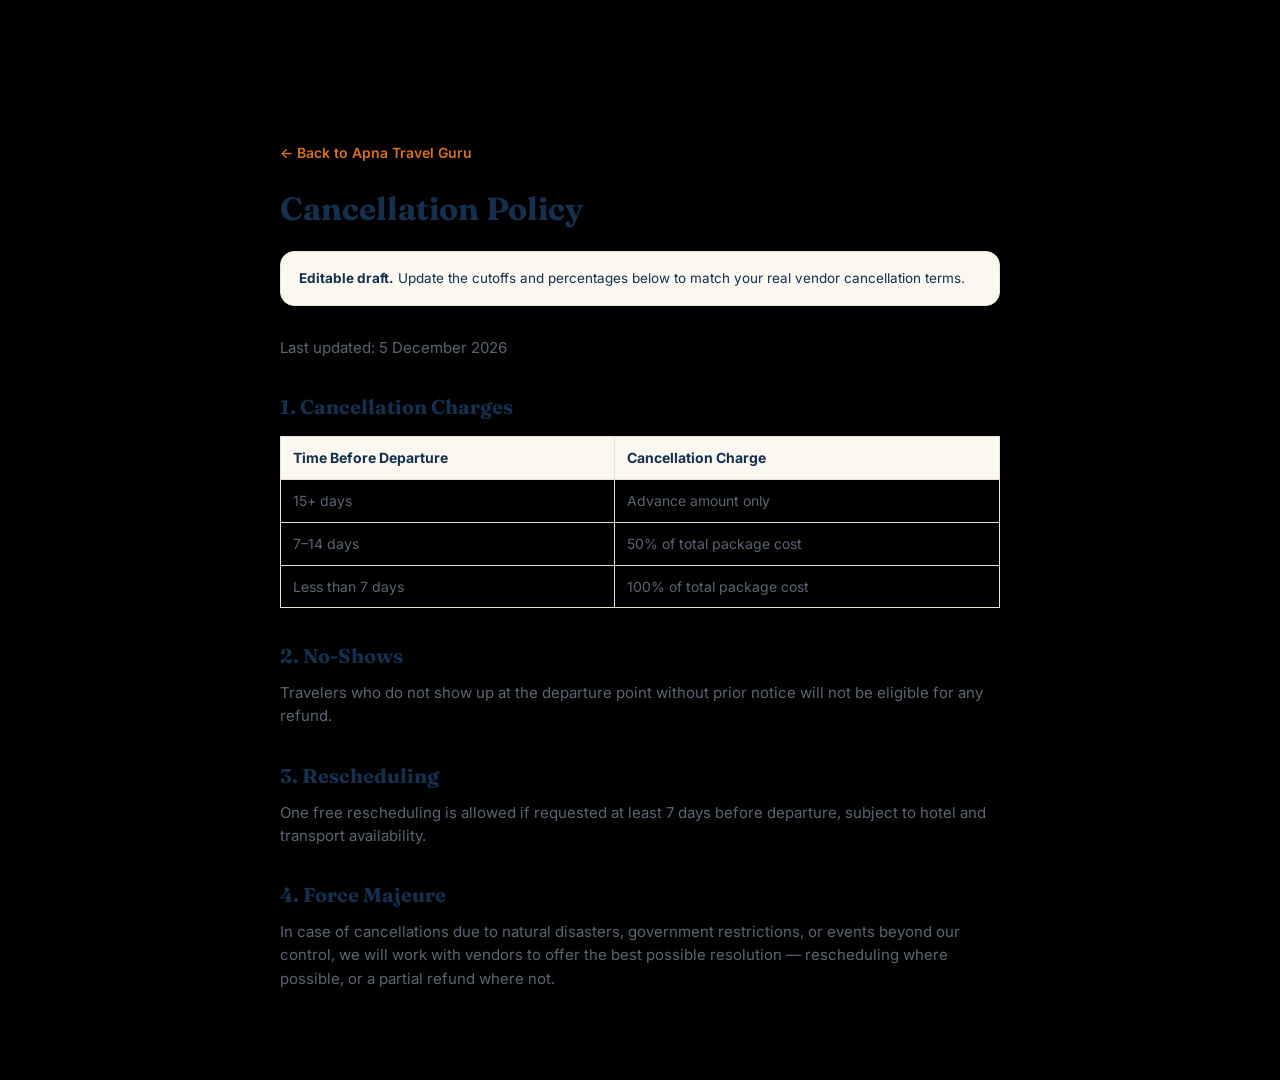
<file: cancellation-policy.html>
<!DOCTYPE html>
<html lang="en">
<head>
<meta charset="UTF-8" />
<meta name="viewport" content="width=device-width, initial-scale=1.0" />
<title>Cancellation Policy — Apna Travel Guru</title>
<meta name="robots" content="index, follow" />
<link rel="preconnect" href="https://fonts.googleapis.com">
<link href="https://fonts.googleapis.com/css2?family=Fraunces:opsz,wght@9..144,600&family=Inter:wght@400;500;600;700&display=swap" rel="stylesheet">
<link rel="stylesheet" href="css/styles.css" />
<style>
  .legal-wrap { max-width: 760px; margin: 0 auto; padding: 140px 20px 80px; }
  .legal-wrap h1 { font-family: var(--font-display); color: var(--color-navy); font-size: 32px; margin-bottom: 18px; }
  .legal-wrap h2 { font-family: var(--font-display); color: var(--color-navy); font-size: 20px; margin: 32px 0 10px; }
  .legal-wrap p, .legal-wrap li { color: var(--color-slate); font-size: 15px; margin-bottom: 10px; }
  .legal-wrap ul { padding-left: 20px; list-style: disc; }
  .legal-note { background: var(--color-surface); border: 1px solid var(--color-line); border-radius: var(--radius-md); padding: 16px 18px; font-size: 13.5px; color: var(--color-navy); margin-bottom: 30px; }
  .back-link { display: inline-block; margin-bottom: 20px; font-size: 14px; font-weight: 600; color: var(--color-marigold); }
  table { width: 100%; border-collapse: collapse; margin: 14px 0 22px; font-size: 14px; }
  th, td { text-align: left; padding: 10px 12px; border: 1px solid var(--color-line); color: var(--color-slate); }
  th { background: var(--color-surface); color: var(--color-navy); }
</style>
</head>
<body>
<div class="legal-wrap">
  <a href="index.html" class="back-link">← Back to Apna Travel Guru</a>
  <h1>Cancellation Policy</h1>
  <div class="legal-note">
    <strong>Editable draft.</strong> Update the cutoffs and percentages below to match your real vendor cancellation terms.
  </div>

  <p>Last updated: <span id="dateStamp"></span></p>

  <h2>1. Cancellation Charges</h2>
  <table>
    <tr><th>Time Before Departure</th><th>Cancellation Charge</th></tr>
    <tr><td>15+ days</td><td>Advance amount only</td></tr>
    <tr><td>7–14 days</td><td>50% of total package cost</td></tr>
    <tr><td>Less than 7 days</td><td>100% of total package cost</td></tr>
  </table>

  <h2>2. No-Shows</h2>
  <p>Travelers who do not show up at the departure point without prior notice will not be eligible for any refund.</p>

  <h2>3. Rescheduling</h2>
  <p>One free rescheduling is allowed if requested at least 7 days before departure, subject to hotel and transport availability.</p>

  <h2>4. Force Majeure</h2>
  <p>In case of cancellations due to natural disasters, government restrictions, or events beyond our control, we will work with vendors to offer the best possible resolution — rescheduling where possible, or a partial refund where not.</p>
</div>
<script src="js/data.js"></script>
<script>
  document.getElementById("dateStamp").textContent = new Date().toLocaleDateString("en-IN", { year: "numeric", month: "long", day: "numeric" });
</script>
</body>
</html>
</file>
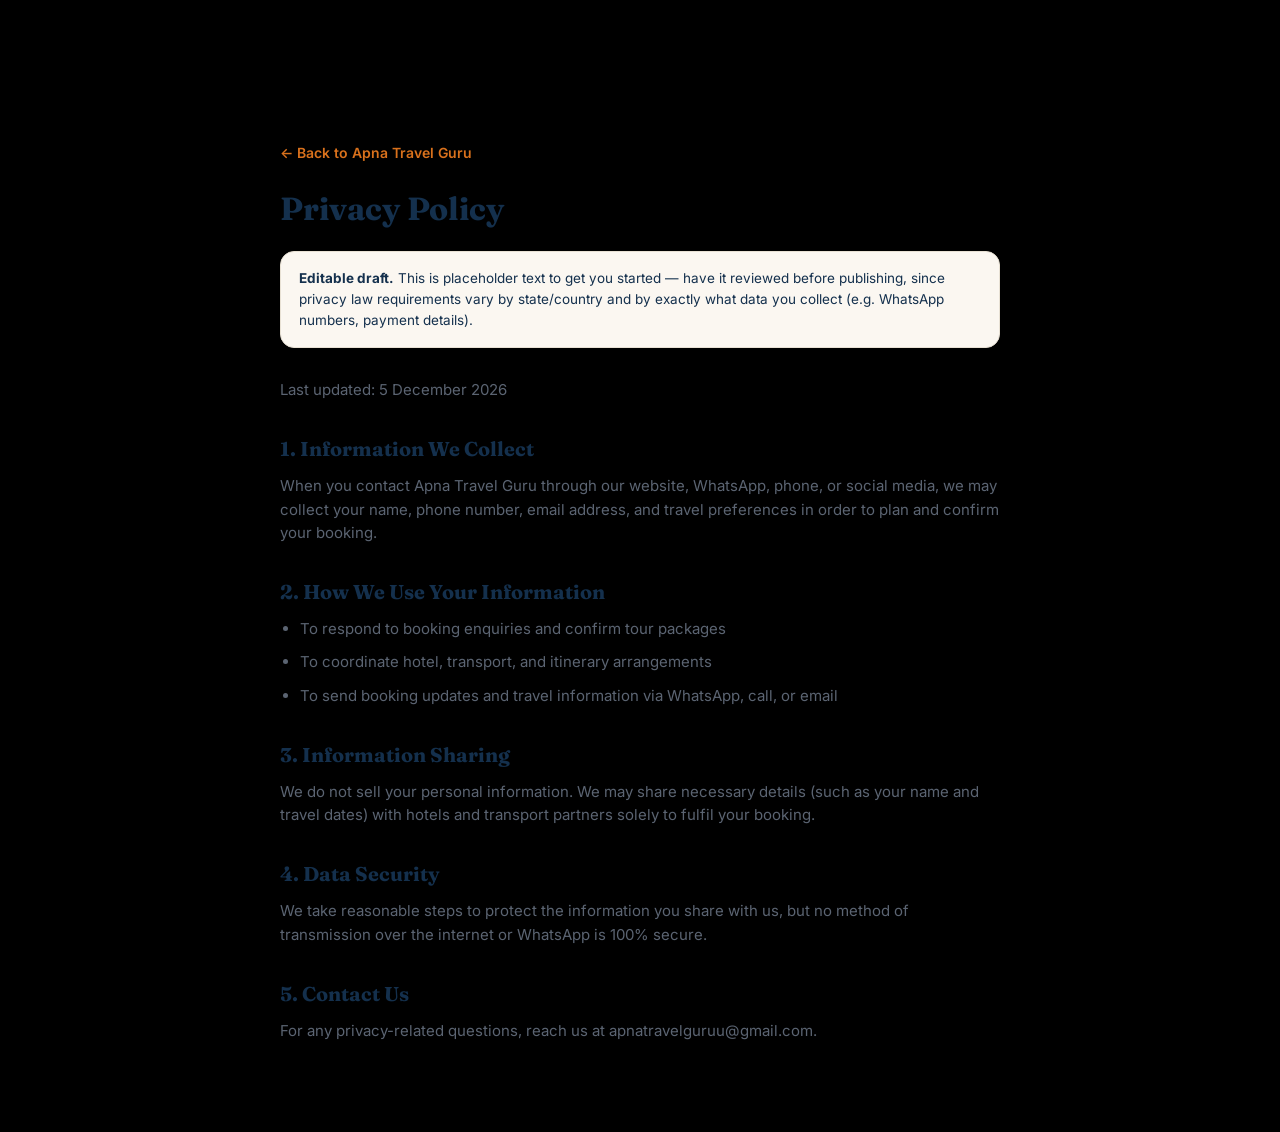
<file: privacy-policy.html>
<!DOCTYPE html>
<html lang="en">
<head>
<meta charset="UTF-8" />
<meta name="viewport" content="width=device-width, initial-scale=1.0" />
<title>Privacy Policy — Apna Travel Guru</title>
<meta name="robots" content="index, follow" />
<link rel="preconnect" href="https://fonts.googleapis.com">
<link href="https://fonts.googleapis.com/css2?family=Fraunces:opsz,wght@9..144,600&family=Inter:wght@400;500;600;700&display=swap" rel="stylesheet">
<link rel="stylesheet" href="css/styles.css" />
<style>
  .legal-wrap { max-width: 760px; margin: 0 auto; padding: 140px 20px 80px; }
  .legal-wrap h1 { font-family: var(--font-display); color: var(--color-navy); font-size: 32px; margin-bottom: 18px; }
  .legal-wrap h2 { font-family: var(--font-display); color: var(--color-navy); font-size: 20px; margin: 32px 0 10px; }
  .legal-wrap p, .legal-wrap li { color: var(--color-slate); font-size: 15px; margin-bottom: 10px; }
  .legal-wrap ul { padding-left: 20px; list-style: disc; }
  .legal-note { background: var(--color-surface); border: 1px solid var(--color-line); border-radius: var(--radius-md); padding: 16px 18px; font-size: 13.5px; color: var(--color-navy); margin-bottom: 30px; }
  .back-link { display: inline-block; margin-bottom: 20px; font-size: 14px; font-weight: 600; color: var(--color-marigold); }
</style>
</head>
<body>
<div class="legal-wrap">
  <a href="index.html" class="back-link">← Back to Apna Travel Guru</a>
  <h1>Privacy Policy</h1>
  <div class="legal-note">
    <strong>Editable draft.</strong> This is placeholder text to get you started — have it reviewed before publishing, since privacy law requirements vary by state/country and by exactly what data you collect (e.g. WhatsApp numbers, payment details).
  </div>

  <p>Last updated: <span id="dateStamp"></span></p>

  <h2>1. Information We Collect</h2>
  <p>When you contact Apna Travel Guru through our website, WhatsApp, phone, or social media, we may collect your name, phone number, email address, and travel preferences in order to plan and confirm your booking.</p>

  <h2>2. How We Use Your Information</h2>
  <ul>
    <li>To respond to booking enquiries and confirm tour packages</li>
    <li>To coordinate hotel, transport, and itinerary arrangements</li>
    <li>To send booking updates and travel information via WhatsApp, call, or email</li>
  </ul>

  <h2>3. Information Sharing</h2>
  <p>We do not sell your personal information. We may share necessary details (such as your name and travel dates) with hotels and transport partners solely to fulfil your booking.</p>

  <h2>4. Data Security</h2>
  <p>We take reasonable steps to protect the information you share with us, but no method of transmission over the internet or WhatsApp is 100% secure.</p>

  <h2>5. Contact Us</h2>
  <p>For any privacy-related questions, reach us at <span id="emailStamp"></span>.</p>
</div>
<script src="js/data.js"></script>
<script>
  document.getElementById("dateStamp").textContent = new Date().toLocaleDateString("en-IN", { year: "numeric", month: "long", day: "numeric" });
  document.getElementById("emailStamp").textContent = SITE_CONFIG.email;
</script>
</body>
</html>
</file>
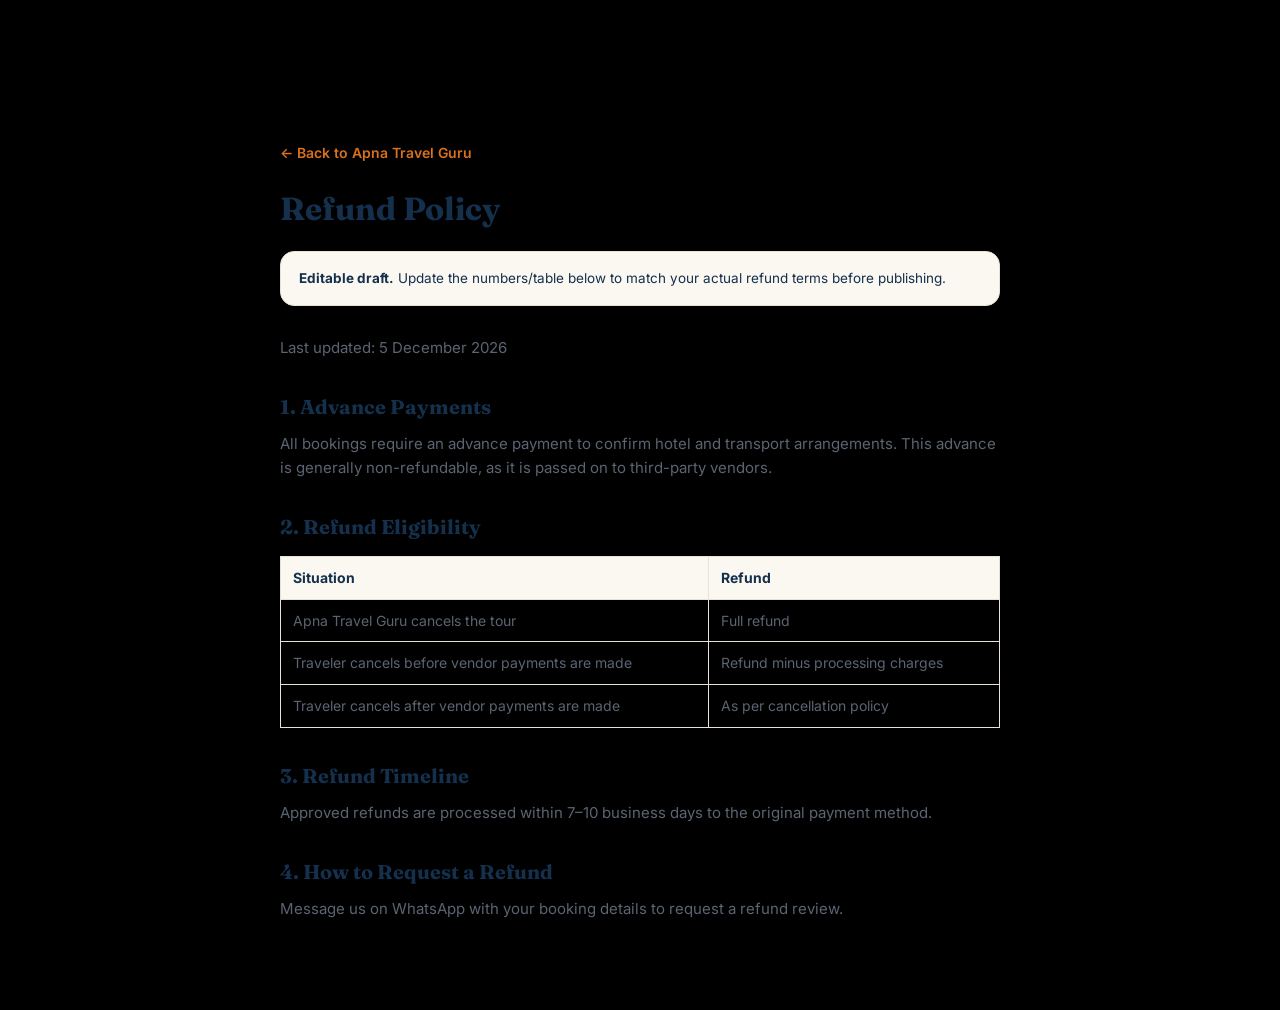
<file: refund-policy.html>
<!DOCTYPE html>
<html lang="en">
<head>
<meta charset="UTF-8" />
<meta name="viewport" content="width=device-width, initial-scale=1.0" />
<title>Refund Policy — Apna Travel Guru</title>
<meta name="robots" content="index, follow" />
<link rel="preconnect" href="https://fonts.googleapis.com">
<link href="https://fonts.googleapis.com/css2?family=Fraunces:opsz,wght@9..144,600&family=Inter:wght@400;500;600;700&display=swap" rel="stylesheet">
<link rel="stylesheet" href="css/styles.css" />
<style>
  .legal-wrap { max-width: 760px; margin: 0 auto; padding: 140px 20px 80px; }
  .legal-wrap h1 { font-family: var(--font-display); color: var(--color-navy); font-size: 32px; margin-bottom: 18px; }
  .legal-wrap h2 { font-family: var(--font-display); color: var(--color-navy); font-size: 20px; margin: 32px 0 10px; }
  .legal-wrap p, .legal-wrap li { color: var(--color-slate); font-size: 15px; margin-bottom: 10px; }
  .legal-wrap ul { padding-left: 20px; list-style: disc; }
  .legal-note { background: var(--color-surface); border: 1px solid var(--color-line); border-radius: var(--radius-md); padding: 16px 18px; font-size: 13.5px; color: var(--color-navy); margin-bottom: 30px; }
  .back-link { display: inline-block; margin-bottom: 20px; font-size: 14px; font-weight: 600; color: var(--color-marigold); }
  table { width: 100%; border-collapse: collapse; margin: 14px 0 22px; font-size: 14px; }
  th, td { text-align: left; padding: 10px 12px; border: 1px solid var(--color-line); color: var(--color-slate); }
  th { background: var(--color-surface); color: var(--color-navy); }
</style>
</head>
<body>
<div class="legal-wrap">
  <a href="index.html" class="back-link">← Back to Apna Travel Guru</a>
  <h1>Refund Policy</h1>
  <div class="legal-note">
    <strong>Editable draft.</strong> Update the numbers/table below to match your actual refund terms before publishing.
  </div>

  <p>Last updated: <span id="dateStamp"></span></p>

  <h2>1. Advance Payments</h2>
  <p>All bookings require an advance payment to confirm hotel and transport arrangements. This advance is generally non-refundable, as it is passed on to third-party vendors.</p>

  <h2>2. Refund Eligibility</h2>
  <table>
    <tr><th>Situation</th><th>Refund</th></tr>
    <tr><td>Apna Travel Guru cancels the tour</td><td>Full refund</td></tr>
    <tr><td>Traveler cancels before vendor payments are made</td><td>Refund minus processing charges</td></tr>
    <tr><td>Traveler cancels after vendor payments are made</td><td>As per cancellation policy</td></tr>
  </table>

  <h2>3. Refund Timeline</h2>
  <p>Approved refunds are processed within 7–10 business days to the original payment method.</p>

  <h2>4. How to Request a Refund</h2>
  <p>Message us on WhatsApp with your booking details to request a refund review.</p>
</div>
<script src="js/data.js"></script>
<script>
  document.getElementById("dateStamp").textContent = new Date().toLocaleDateString("en-IN", { year: "numeric", month: "long", day: "numeric" });
</script>
</body>
</html>
</file>
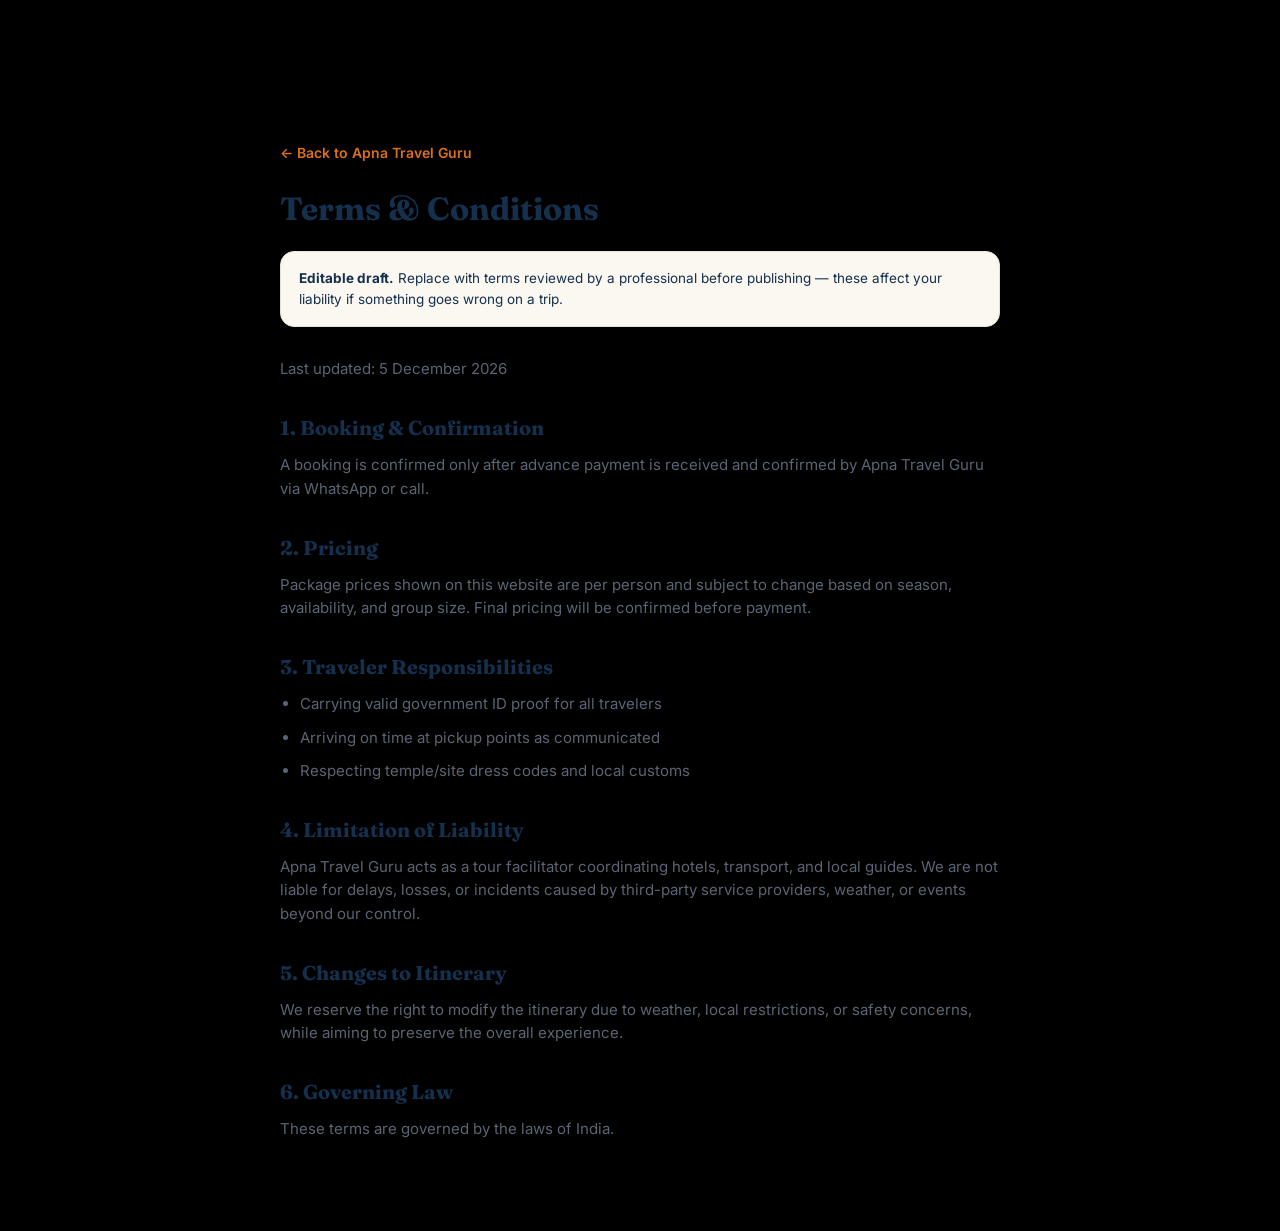
<file: terms-and-conditions.html>
<!DOCTYPE html>
<html lang="en">
<head>
<meta charset="UTF-8" />
<meta name="viewport" content="width=device-width, initial-scale=1.0" />
<title>Terms & Conditions — Apna Travel Guru</title>
<meta name="robots" content="index, follow" />
<link rel="preconnect" href="https://fonts.googleapis.com">
<link href="https://fonts.googleapis.com/css2?family=Fraunces:opsz,wght@9..144,600&family=Inter:wght@400;500;600;700&display=swap" rel="stylesheet">
<link rel="stylesheet" href="css/styles.css" />
<style>
  .legal-wrap { max-width: 760px; margin: 0 auto; padding: 140px 20px 80px; }
  .legal-wrap h1 { font-family: var(--font-display); color: var(--color-navy); font-size: 32px; margin-bottom: 18px; }
  .legal-wrap h2 { font-family: var(--font-display); color: var(--color-navy); font-size: 20px; margin: 32px 0 10px; }
  .legal-wrap p, .legal-wrap li { color: var(--color-slate); font-size: 15px; margin-bottom: 10px; }
  .legal-wrap ul { padding-left: 20px; list-style: disc; }
  .legal-note { background: var(--color-surface); border: 1px solid var(--color-line); border-radius: var(--radius-md); padding: 16px 18px; font-size: 13.5px; color: var(--color-navy); margin-bottom: 30px; }
  .back-link { display: inline-block; margin-bottom: 20px; font-size: 14px; font-weight: 600; color: var(--color-marigold); }
</style>
</head>
<body>
<div class="legal-wrap">
  <a href="index.html" class="back-link">← Back to Apna Travel Guru</a>
  <h1>Terms & Conditions</h1>
  <div class="legal-note">
    <strong>Editable draft.</strong> Replace with terms reviewed by a professional before publishing — these affect your liability if something goes wrong on a trip.
  </div>

  <p>Last updated: <span id="dateStamp"></span></p>

  <h2>1. Booking & Confirmation</h2>
  <p>A booking is confirmed only after advance payment is received and confirmed by Apna Travel Guru via WhatsApp or call.</p>

  <h2>2. Pricing</h2>
  <p>Package prices shown on this website are per person and subject to change based on season, availability, and group size. Final pricing will be confirmed before payment.</p>

  <h2>3. Traveler Responsibilities</h2>
  <ul>
    <li>Carrying valid government ID proof for all travelers</li>
    <li>Arriving on time at pickup points as communicated</li>
    <li>Respecting temple/site dress codes and local customs</li>
  </ul>

  <h2>4. Limitation of Liability</h2>
  <p>Apna Travel Guru acts as a tour facilitator coordinating hotels, transport, and local guides. We are not liable for delays, losses, or incidents caused by third-party service providers, weather, or events beyond our control.</p>

  <h2>5. Changes to Itinerary</h2>
  <p>We reserve the right to modify the itinerary due to weather, local restrictions, or safety concerns, while aiming to preserve the overall experience.</p>

  <h2>6. Governing Law</h2>
  <p>These terms are governed by the laws of India.</p>
</div>
<script src="js/data.js"></script>
<script>
  document.getElementById("dateStamp").textContent = new Date().toLocaleDateString("en-IN", { year: "numeric", month: "long", day: "numeric" });
</script>
</body>
</html>
</file>
<file: css/styles.css>
/* =====================================================================
   APNA TRAVEL GURU — STYLES
   Design tokens live at the top. Change a value here and it updates
   everywhere it's used.
   ===================================================================== */

:root {
  /* ---- Color: warm ivory ground, deep dusk-blue for trust, marigold
     orange for the spiritual/festival thread running through every
     package. WhatsApp green kept as-is since it's a recognized utility
     color, not a brand choice. ---- */
  --color-bg: #ffffff;
  --color-surface: #fbf7f1;      /* warm ivory card background */
  --color-surface-alt: #f4ede0;  /* deeper ivory for contrast blocks */
  --color-navy: #14304d;         /* primary — trust, dusk sky */
  --color-navy-dark: #0c2036;
  --color-marigold: #d9711c;     /* accent — garlands, festival warmth */
  --color-marigold-light: #f2a65a;
  --color-ink: #22262b;          /* body text */
  --color-slate: #5b6472;        /* secondary text */
  --color-line: #e8e1d4;         /* hairline borders on ivory */
  --color-whatsapp: #25d366;
  --color-star: #e0a52c;

  /* ---- Type ---- */
  --font-display: "Fraunces", "Georgia", serif;
  --font-body: "Inter", -apple-system, BlinkMacSystemFont, sans-serif;

  /* ---- Layout ---- */
  --radius-lg: 20px;
  --radius-md: 14px;
  --radius-sm: 9px;
  --shadow-card: 0 4px 20px rgba(20, 48, 77, 0.08);
  --shadow-card-hover: 0 10px 32px rgba(20, 48, 77, 0.14);
  --container: 1160px;
  --header-h: 72px;
}

/* ---------------------------------------------------------------------
   RESET & BASE
   --------------------------------------------------------------------- */
* { margin: 0; padding: 0; box-sizing: border-box; }

html { scroll-behavior: smooth; }

@media (prefers-reduced-motion: reduce) {
  html { scroll-behavior: auto; }
  * { animation-duration: 0.01ms !important; transition-duration: 0.01ms !important; }
}

body {
  font-family: var(--font-body);
  color: var(--color-ink);
  background: var(--color-bg);
  line-height: 1.55;
  -webkit-font-smoothing: antialiased;
}

img { max-width: 100%; display: block; }
a { color: inherit; text-decoration: none; }
ul { list-style: none; }
button { font: inherit; cursor: pointer; border: none; background: none; }

:focus-visible {
  outline: 2.5px solid var(--color-marigold);
  outline-offset: 3px;
}

.container {
  max-width: var(--container);
  margin: 0 auto;
  padding: 0 20px;
}

.section {
  padding: 72px 0;
}

.section--tight { padding: 48px 0; }

.section--alt {
  background: var(--color-surface);
}

.eyebrow {
  font-family: var(--font-body);
  font-size: 12.5px;
  font-weight: 700;
  letter-spacing: 0.14em;
  text-transform: uppercase;
  color: var(--color-marigold);
  display: block;
  margin-bottom: 10px;
}

.section-heading {
  font-family: var(--font-display);
  font-weight: 600;
  font-size: clamp(28px, 4.5vw, 40px);
  color: var(--color-navy);
  letter-spacing: -0.01em;
  margin-bottom: 14px;
}

.section-sub {
  color: var(--color-slate);
  font-size: 16.5px;
  max-width: 560px;
  margin-bottom: 40px;
}

.section-head--center { text-align: center; }
.section-head--center .section-sub { margin-left: auto; margin-right: auto; }

/* ---------------------------------------------------------------------
   SIGNATURE DIVIDER — a garland motif: a slim rule strung with
   alternating marigold / navy "beads", echoing the temple garlands
   that run through every package on this site.
   --------------------------------------------------------------------- */
.garland-divider {
  display: flex;
  align-items: center;
  justify-content: center;
  gap: 10px;
  padding: 6px 0;
}
.garland-divider span {
  width: 6px;
  height: 6px;
  border-radius: 50%;
  background: var(--color-marigold);
}
.garland-divider span:nth-child(3n) { background: var(--color-navy); }
.garland-divider::before,
.garland-divider::after {
  content: "";
  height: 1px;
  width: 60px;
  background: var(--color-line);
}

/* ---------------------------------------------------------------------
   BUTTONS
   --------------------------------------------------------------------- */
.btn {
  display: inline-flex;
  align-items: center;
  justify-content: center;
  gap: 8px;
  padding: 13px 26px;
  border-radius: 999px;
  font-weight: 600;
  font-size: 15px;
  transition: transform 0.15s ease, box-shadow 0.15s ease, background 0.15s ease;
  white-space: nowrap;
}
.btn:active { transform: scale(0.97); }

.btn--primary {
  background: var(--color-marigold);
  color: #fff;
  box-shadow: 0 6px 18px rgba(217, 113, 28, 0.32);
}
.btn--primary:hover { background: #c4630f; }

.btn--outline {
  background: transparent;
  color: #fff;
  border: 1.5px solid rgba(255,255,255,0.7);
}
.btn--outline:hover { background: rgba(255,255,255,0.12); }

.btn--navy {
  background: var(--color-navy);
  color: #fff;
}
.btn--navy:hover { background: var(--color-navy-dark); }

.btn--whatsapp {
  background: var(--color-whatsapp);
  color: #fff;
}
.btn--whatsapp:hover { background: #1fb457; }

.btn--full { width: 100%; }
.btn--sm { padding: 10px 18px; font-size: 13.5px; }

/* ---------------------------------------------------------------------
   HEADER
   --------------------------------------------------------------------- */
.site-header {
  position: fixed;
  top: 0; left: 0; right: 0;
  height: var(--header-h);
  z-index: 200;
  background: rgba(255,255,255,0.92);
  backdrop-filter: blur(10px);
  border-bottom: 1px solid var(--color-line);
  transition: background 0.2s ease;

      .review-actions { display: flex; gap: 8px; margin-top: 12px; }
   .review-actions button {
     padding: 6px 14px;
     border-radius: 8px;
     border: 1px solid #FFC400;
     background: transparent;
     color: #FFC400;
     font-size: 13px;
     cursor: pointer;
   }
   .review-actions button.danger { border-color: #ff6b6b; color: #ff6b6b; }
}

.site-header .container {
  height: 100%;
  display: flex;
  align-items: center;
  justify-content: space-between;
}

.brand {
  display: flex;
  align-items: center;
  gap: 10px;
  font-family: var(--font-display);
  font-weight: 600;
  font-size: 19px;
  color: var(--color-navy);
}
.brand-mark {
  height: 40px;       /* Logo ki height fix */
  width: auto;        /* Width automatically adjust */
  display: inline-block;
}
.brand-mark img {
  height: 100%;
  width: auto;
  display: block;
}

.brand-logo {
  height: 40px;       /* Desktop par logo ki height */
  width: auto;        /* Width automatically adjust ho jaayegi */
  vertical-align: middle;
  margin-right: 8px;
}

@media (max-width: 768px) {
  .brand-logo {
    height: 28px;     /* Mobile par chhota size */
  }
}

.nav-desktop {
  display: none;
  gap: 32px;
  font-size: 14.5px;
  font-weight: 500;
  color: var(--color-ink);
}

.header-actions { display: flex; align-items: center; gap: 10px; }

@media (min-width: 860px) {
  .nav-desktop { display: flex; }
}

/* ---------------------------------------------------------------------
   HERO
   --------------------------------------------------------------------- */
.hero {
  position: relative;
  min-height: 640px;
  display: flex;
  align-items: flex-end;
  padding-top: var(--header-h);
  overflow: hidden;
  background-image: url("../images/hero/hero-background.jpg");
  background-size: cover;
  background-position: center;
  background-repeat: no-repeat;
}

@media (max-width: 768px) {
  .hero {
    background-position: top;
    height: 70vh;
  }
}

.hero-media {
  position: absolute;
  inset: 0;
}
.hero-media img {
  width: 100%;
  height: 100%;
  object-fit: cover;
  opacity: 0.55;
  mix-blend-mode: luminosity;
}
.hero-media::after {
  content: "";
  position: absolute;
  inset: 0;
  background: linear-gradient(180deg, rgba(12,32,54,0.35) 0%, rgba(12,32,54,0.55) 55%, rgba(12,32,54,0.94) 100%);
}

.hero-content {
  position: relative;
  z-index: 2;
  color: #fff;
  padding: 64px 0 48px;
  width: 100%;
}

.hero-eyebrow {
  display: inline-flex;
  align-items: center;
  gap: 8px;
  background: rgba(255,255,255,0.12);
  border: 1px solid rgba(255,255,255,0.25);
  padding: 7px 16px;
  border-radius: 999px;
  font-size: 12.5px;
  font-weight: 600;
  letter-spacing: 0.05em;
  margin-bottom: 22px;
}
.hero-eyebrow .dot {
  width: 7px; height: 7px; border-radius: 50%;
  background: var(--color-marigold-light);
}

.hero h1 {
  font-family: var(--font-display);
  font-weight: 600;
  font-size: clamp(34px, 6vw, 58px);
  line-height: 1.08;
  letter-spacing: -0.015em;
  max-width: 780px;
  margin-bottom: 18px;
}
.hero h1 em {
  font-style: italic;
  color: var(--color-marigold-light);
}

.hero p {
  font-size: clamp(15.5px, 2vw, 18px);
  color: rgba(255,255,255,0.82);
  max-width: 520px;
  margin-bottom: 32px;
}

.hero-ctas {
  display: flex;
  flex-wrap: wrap;
  gap: 12px;
  margin-bottom: 44px;
}

.hero-ctas .btn ion,
.hero-ctas .icon { font-size: 18px; }

/* trust badge strip */
.trust-strip {
  position: relative;
  z-index: 2;
  border-top: 1px solid rgba(255,255,255,0.16);
  padding-top: 26px;
  display: grid;
  grid-template-columns: repeat(2, 1fr);
  gap: 18px 24px;
}
@media (min-width: 700px) {
  .trust-strip { grid-template-columns: repeat(4, 1fr); }
}
.trust-item {
  display: flex;
  align-items: center;
  gap: 10px;
  font-size: 13.5px;
  color: rgba(255,255,255,0.9);
}
.trust-item .check {
  width: 22px; height: 22px;
  border-radius: 50%;
  background: rgba(242,166,90,0.2);
  color: var(--color-marigold-light);
  display: flex; align-items: center; justify-content: center;
  font-size: 12px;
  flex-shrink: 0;
}
.trust-item strong { color: #fff; font-weight: 700; }


/* ---------------------------------------------------------------------
   PACKAGE CARDS
   --------------------------------------------------------------------- */
.package-grid {
  display: grid;
  gap: 26px;
  grid-template-columns: 1fr;
}
@media (min-width: 720px) {
  .package-grid { grid-template-columns: repeat(2, 1fr); }
}
@media (min-width: 1040px) {
  .package-grid { grid-template-columns: repeat(3, 1fr); }
}

.package-card {
  background: #fff;
  border: 1px solid var(--color-line);
  border-radius: var(--radius-lg);
  overflow: hidden;
  box-shadow: var(--shadow-card);
  transition: box-shadow 0.2s ease, transform 0.2s ease;
  display: flex;
  flex-direction: column;
}
.package-card:hover { box-shadow: var(--shadow-card-hover); transform: translateY(-3px); }

.package-media {
  position: relative;
  aspect-ratio: 4/3;
  background: linear-gradient(150deg, var(--color-surface-alt), var(--color-surface));
}
.package-media img { width: 100%; height: 100%; object-fit: cover; }
.package-media .icon-badge {
  position: absolute;
  top: 14px; left: 14px;
  width: 40px; height: 40px;
  border-radius: 50%;
  background: rgba(255,255,255,0.92);
  display: flex; align-items: center; justify-content: center;
  font-size: 19px;
  box-shadow: 0 3px 10px rgba(0,0,0,0.12);
}
.package-media .price-badge {
  position: absolute;
  bottom: 14px; right: 14px;
  background: var(--color-navy);
  color: #fff;
  padding: 7px 14px;
  border-radius: 999px;
  font-size: 12.5px;
  font-weight: 700;
}
.package-media .price-badge span {
  color: var(--color-marigold-light);
  font-weight: 700;
}

.package-body {
  padding: 22px;
  display: flex;
  flex-direction: column;
  flex-grow: 1;
}
.package-body h3 {
  font-family: var(--font-display);
  font-size: 21px;
  font-weight: 600;
  color: var(--color-navy);
  margin-bottom: 4px;
}
.package-body .subtitle {
  font-size: 13.5px;
  color: var(--color-slate);
  margin-bottom: 16px;
}
.package-meta {
  display: flex;
  gap: 14px;
  margin-bottom: 18px;
  font-size: 13px;
  color: var(--color-slate);
}
.package-meta span { display: flex; align-items: center; gap: 6px; }

.package-actions {
  margin-top: auto;
  display: flex;
  gap: 10px;
}
.package-actions .btn { flex: 1; }

/* ---------------------------------------------------------------------
   MODAL — package details
   --------------------------------------------------------------------- */
.modal-overlay {
  position: fixed; inset: 0;
  background: rgba(12,32,54,0.55);
  backdrop-filter: blur(3px);
  z-index: 500;
  display: flex;
  align-items: flex-end;
  justify-content: center;
  opacity: 0;
  pointer-events: none;
  transition: opacity 0.2s ease;
}
@media (min-width: 780px) {
  .modal-overlay { align-items: center; padding: 24px; }
}
.modal-overlay.is-open { opacity: 1; pointer-events: auto; }

.modal {
  background: #fff;
  width: 100%;
  max-width: 720px;
  max-height: 92vh;
  overflow-y: auto;
  border-radius: 22px 22px 0 0;
  transform: translateY(24px);
  transition: transform 0.25s ease;
}
@media (min-width: 780px) {
  .modal { border-radius: var(--radius-lg); }
}
.modal-overlay.is-open .modal { transform: translateY(0); }

.modal-hero {
  position: relative;
  aspect-ratio: 16/8;
  background: linear-gradient(150deg, var(--color-navy), #2a5580);
}
.modal-hero img { width: 100%; height: 100%; object-fit: cover; }
.modal-close {
  position: absolute;
  top: 14px; right: 14px;
  width: 36px; height: 36px;
  border-radius: 50%;
  background: rgba(255,255,255,0.92);
  color: var(--color-ink);
  display: flex; align-items: center; justify-content: center;
  font-size: 18px;
  box-shadow: 0 3px 10px rgba(0,0,0,0.15);
}

.modal-body { padding: 26px; }
.modal-body h2 {
  font-family: var(--font-display);
  font-size: 26px;
  font-weight: 600;
  color: var(--color-navy);
  margin-bottom: 4px;
}
.modal-body .subtitle { color: var(--color-slate); margin-bottom: 18px; font-size: 14.5px; }

.highlight-list {
  display: flex;
  flex-wrap: wrap;
  gap: 8px;
  margin-bottom: 26px;
}
.highlight-list li {
  background: var(--color-surface);
  border: 1px solid var(--color-line);
  padding: 7px 13px;
  border-radius: 999px;
  font-size: 12.5px;
  color: var(--color-navy);
  font-weight: 500;
}

/* reel row */
.reel-row {
  display: grid;
  grid-template-columns: 1fr 1fr;
  gap: 12px;
  margin-bottom: 28px;
}
.reel-card {
  position: relative;
  aspect-ratio: 3/4;
  border-radius: var(--radius-md);
  overflow: hidden;
  background: var(--color-navy);
}
.reel-card img { width: 100%; height: 100%; object-fit: cover; opacity: 0.85; }
.reel-card .play {
  position: absolute; inset: 0;
  display: flex; flex-direction: column; align-items: center; justify-content: center;
  gap: 8px;
  color: #fff;
  background: linear-gradient(0deg, rgba(0,0,0,0.55), rgba(0,0,0,0.05) 60%);
}
.reel-card .play-icon {
  width: 42px; height: 42px;
  border-radius: 50%;
  background: rgba(255,255,255,0.95);
  color: var(--color-navy);
  display: flex; align-items: center; justify-content: center;
  font-size: 16px;
}
.reel-card .platform-label {
  font-size: 12px; font-weight: 700; letter-spacing: 0.04em;
}

/* tier tabs */
.tier-tabs {
  display: flex;
  gap: 8px;
  margin-bottom: 20px;
  border-bottom: 1px solid var(--color-line);
}
.tier-tab {
  padding: 10px 4px;
  font-size: 14px;
  font-weight: 600;
  color: var(--color-slate);
  border-bottom: 2.5px solid transparent;
  margin-right: 18px;
}
.tier-tab.is-active {
  color: var(--color-navy);
  border-bottom-color: var(--color-marigold);
}

.plan-block {
  border: 1px solid var(--color-line);
  border-radius: var(--radius-md);
  padding: 18px;
  margin-bottom: 14px;
}
.plan-block-head {
  display: flex;
  justify-content: space-between;
  align-items: flex-start;
  margin-bottom: 12px;
  flex-wrap: wrap;
  gap: 10px;
}
.plan-block-head h4 {
  font-family: var(--font-display);
  font-size: 16.5px;
  color: var(--color-navy);
}
.price-pair { display: flex; gap: 18px; }
.price-pair div { font-size: 12.5px; color: var(--color-slate); }
.price-pair strong { display: block; font-size: 16px; color: var(--color-navy); font-family: var(--font-display); }

.detail-grid {
  display: grid;
  gap: 14px;
  margin-top: 10px;
  grid-template-columns: 1fr;
}
@media (min-width: 560px) {
  .detail-grid { grid-template-columns: 1fr 1fr; }
}
.detail-block h5 {
  font-size: 12px;
  text-transform: uppercase;
  letter-spacing: 0.06em;
  color: var(--color-marigold);
  font-weight: 700;
  margin-bottom: 8px;
}
.detail-block ul li {
  font-size: 13.5px;
  color: var(--color-ink);
  padding: 4px 0 4px 16px;
  position: relative;
}
.detail-block ul li::before {
  content: "";
  position: absolute;
  left: 0; top: 12px;
  width: 5px; height: 5px;
  border-radius: 50%;
  background: var(--color-marigold);
}
.detail-block.exclusions ul li::before { background: var(--color-slate); }

.modal-cta-bar {
  position: sticky;
  bottom: 0;
  background: #fff;
  border-top: 1px solid var(--color-line);
  padding: 16px 26px;
  display: flex;
  gap: 12px;
  margin: 24px -26px -26px;
}

/* === Reviews Section (New Design) === */
#reviews {
  background: #000; /* black background */
  color: #f5f5f5;
  padding: 40px 20px;
}

/* ⭐ View All button styling */
#viewAllBtn {
  display: block;
  margin: 20px auto;   /* center align */
  padding: 10px 20px;  /* button size */
  font-size: 16px;     /* text size */
  background: #FFC400; /* yellow button */
  color: #000;         /* black text */
  border-radius: 12px;
  cursor: pointer;
}
#viewAllBtn:hover {
  background: #e6c200;
}

.review-layout {
  display: grid;
  grid-template-columns: 2fr 1fr;
  gap: 30px;
}

.review-list {
  display: grid;
  grid-template-columns: repeat(2, 1fr); /* 2 columns */
  grid-gap: 20px;
}
.review-card {
  min-height: 180px; /* square feel */
}


.review-card {
  background: #080F1D;
  border: 1px solid rgba(255,196,0,0.35);
  border-radius: 16px;
  padding: 20px;
  color: #f5f5f5;
  transition: transform 0.3s ease, box-shadow 0.3s ease;
}

.review-card:hover {
  transform: translateY(-4px);
  box-shadow: 0 0 12px rgba(255,196,0,0.3);
}

.review-card .stars {
  color: #FFC400;
}

.review-form {
  background: #09111F;
  border: 1px solid rgba(255,196,0,0.35);
  border-radius: 16px;
  padding: 20px;
}

.review-form h3 {
  color: #FFC400;
}

.review-form label {
  display: block;
  margin-top: 12px;
  font-weight: bold;
}

.review-form input,
.review-form select,
.review-form textarea {
  width: 100%;
  padding: 10px;
  margin-top: 6px;
  border-radius: 6px;
  border: 1px solid rgba(255,196,0,0.35);
  background: #000;
  color: #f5f5f5;
}

.g_id_signin {
  display: none !important;
}

/* Star Rating */
.star-rating {
  display: flex;
  gap: 8px;
  font-size: 28px;
  cursor: pointer;
}

.star-rating span {
  color: #8FA0B8; /* default muted */
  transition: transform 0.2s ease, color 0.2s ease;
}

.star-rating span.selected {
  color: #FFC400; /* gold when selected */
  transform: scale(1.2); /* zoom animation */
}

.review-form .btn--primary {
  margin-top: 16px;
  background: #FFC400;
  color: #000;
  border: none;
  width: 100%;        /* full width */
  padding: 14px 20px; /* lamba button */
  font-size: 16px;    /* text bada */
  border-radius: 16px;
  cursor: pointer;
}


.review-form .btn--primary:hover {
  background: #e6c200;
}

@media (max-width: 768px) {
  .review-layout {
    grid-template-columns: 1fr;
  }
}

/* ---------------------------------------------------------------------
   CONTACT
   --------------------------------------------------------------------- */
.contact-grid {
  display: grid;
  gap: 28px;
}
@media (min-width: 860px) {
  .contact-grid { grid-template-columns: 1fr 1.2fr; }
}
.contact-list { display: flex; flex-direction: column; gap: 16px; margin-bottom: 24px; }
.contact-row {
  display: flex;
  align-items: center;
  gap: 14px;
  background: #fff;
  border: 1px solid var(--color-line);
  border-radius: var(--radius-md);
  padding: 16px;
}
.contact-row .icon {
  width: 42px; height: 42px;
  border-radius: 50%;
  background: var(--color-surface);
  color: var(--color-marigold);
  display: flex; align-items: center; justify-content: center;
  font-size: 18px;
  flex-shrink: 0;
}
.contact-row strong { display: block; font-size: 14.5px; color: var(--color-navy); }
.contact-row span { font-size: 13.5px; color: var(--color-slate); }

.map-frame {
  width: 100%;
  height: 100%;
  min-height: 300px;
  border-radius: var(--radius-lg);
  overflow: hidden;
  border: 1px solid var(--color-line);
}
.map-frame iframe { width: 100%; height: 100%; min-height: 300px; border: 0; }

/* ---------------------------------------------------------------------
   FOOTER
   --------------------------------------------------------------------- */
.site-footer {
  background: var(--color-navy-dark);
  color: rgba(255,255,255,0.7);
  padding: 52px 0 26px;
}
.footer-grid {
  display: grid;
  gap: 32px;
  margin-bottom: 36px;
  grid-template-columns: 1fr;
}
@media (min-width: 700px) {
  .footer-grid { grid-template-columns: 1.4fr 1fr 1fr; }
}
.footer-brand .brand { color: #fff; margin-bottom: 10px; }
.footer-brand p { font-size: 13.5px; max-width: 320px; }
.footer-col h5 {
  color: #fff;
  font-size: 13px;
  text-transform: uppercase;
  letter-spacing: 0.06em;
  margin-bottom: 14px;
}
.footer-col ul { display: flex; flex-direction: column; gap: 9px; }
.footer-col a { font-size: 13.5px; }
.footer-col a:hover { color: var(--color-marigold-light); }
.footer-bottom {
  border-top: 1px solid rgba(255,255,255,0.12);
  padding-top: 22px;
  font-size: 12.5px;
  display: flex;
  flex-wrap: wrap;
  gap: 10px;
  justify-content: space-between;
}

/* ---------------------------------------------------------------------
   FLOATING ACTION BUTTONS
   --------------------------------------------------------------------- */
.fab-stack {
  position: fixed;
  right: 18px;
  bottom: 20px;
  z-index: 300;
  display: flex;
  flex-direction: column;
  gap: 12px;
}
.fab {
  width: 54px; height: 54px;
  border-radius: 50%;
  display: flex; align-items: center; justify-content: center;
  font-size: 24px;
  color: #fff;
  box-shadow: 0 8px 22px rgba(0,0,0,0.22);
  transition: transform 0.15s ease;
}
.fab:hover { transform: scale(1.06); }
.fab--whatsapp { background: var(--color-whatsapp); }
.fab--call { background: var(--color-navy); }

/* ---------------------------------------------------------------------
   MOBILE NAV DRAWER (simple)
   --------------------------------------------------------------------- */
.menu-toggle {
  display: flex;
  width: 40px; height: 40px;
  border-radius: 10px;
  align-items: center; justify-content: center;
  font-size: 20px;
  color: var(--color-navy);
  background: var(--color-surface);
}
@media (min-width: 860px) { .menu-toggle { display: none; } }

.nav-drawer {
  position: fixed;
  top: var(--header-h); left: 0; right: 0;
  background: #fff;
  border-bottom: 1px solid var(--color-line);
  padding: 10px 20px 20px;
  display: flex;
  flex-direction: column;
  gap: 4px;
  transform: translateY(-8px);
  opacity: 0;
  pointer-events: none;
  transition: all 0.18s ease;
  z-index: 199;
}
.nav-drawer.is-open { transform: translateY(0); opacity: 1; pointer-events: auto; }
.nav-drawer a { padding: 12px 4px; font-size: 15px; font-weight: 500; border-bottom: 1px solid var(--color-line); }

/* ---------------------------------------------------------------------
   MOBILE HERO FIXES
   --------------------------------------------------------------------- */
@media (max-width: 768px) {
  .hero h1 {
    font-size: 24px;   /* mobile par heading chhoti */
    line-height: 1.2;
  }
  .hero p {
    font-size: 14px;   /* tagline bhi chhoti */
  }
  .hero-ctas {
    flex-direction: row;   /* ek line mein */
    flex-wrap: nowrap;     /* wrap na ho */
    gap: 6px;              /* chhota gap */
  }
  .hero-ctas .btn {
    flex: 1;               /* sab buttons equal width */
    font-size: 13px;       /* text chhota */
    padding: 10px;         /* chhota padding */
  }
}
/* ---------------------------------------------------------------------
   SEARCH SECTION
   --------------------------------------------------------------------- */
.search-section {
  background: #000; /* black background */
  color: #fff;
  padding: 60px 20px;
  text-align: center;
}

.search-heading {
  font-family: var(--font-display);
  font-size: 28px;
  font-weight: 700;
  margin-bottom: 24px;
  color: var(--color-marigold-light); /* yellow heading */
}

.search-bar {
  display: flex;
  flex-wrap: wrap;
  gap: 12px;
  justify-content: center;
}

.search-bar input,
.search-bar select {
  padding: 12px;
  border-radius: 6px;
  border: none;
  font-size: 14px;
  flex: 1;
  min-width: 180px;
}

.search-bar button {
  padding: 12px 20px;
  border-radius: 6px;
  font-size: 14px;
  background: var(--color-marigold); /* orange reset button */
  color: #fff;
}
/* === Custom changes for Search Section === */
.search-section {
  background-color: #000;   /* black background */
  color: #FFD700;           /* yellow text */
  padding: 40px 0;
}

.search-section .search-heading {
  color: #FFD700;           /* yellow heading */
}

.search-section .search-bar input,
.search-section .search-bar select {
  background-color: #222;   /* dark background for fields */
  color: #FFD700;           /* yellow text inside fields */
  border: 1px solid #FFD700;
  padding: 8px;
}

.search-section .btn.btn--primary {
  background-color: #FFD700; /* yellow button */
  color: #000;               /* black text */
  border: none;
  padding: 8px 16px;
  font-weight: bold;
}


/* === Global Black Background + Yellow Text === */
html, body {
  background-color: #000;   /* pura page black */
  color: #FFD700;           /* default text yellow */
  height: 100%;             /* ensure full coverage */
  margin: 0;
  padding: 0;
}

/* All sections black background */
.section {
  background-color: #000;
  color: #FFD700;
}

/* Headings yellow */
h1, h2, h3, h4, h5, h6 {
  color: #FFD700;
}

/* Package section black */
#packages {
  background-color: #000;
  color: #FFD700;
}

/* Reviews section black */
#reviews {
  background-color: #000;
  color: #FFD700;
}

/* Contact section black */
#contact {
  background-color: #000;
  color: #FFD700;
}

/* Footer black */
footer {
  background-color: #000;
  color: #FFD700;
}

/* Big search bar styling */
.search-bar {
  display: flex;
  align-items: center;
  gap: 10px;
}

.search-bar .search-icon {
  color: #FFD700;   /* yellow icon */
  font-size: 24px;
}

#searchInput {
  flex: 1;
  padding: 12px 16px;
  font-size: 18px;        /* bigger size */
  background-color: #000; /* black background */
  color: #FFD700;         /* yellow text */
  border: 1px solid #FFD700;
}

#resetBtn {
  background-color: #FFD700;
  color: #000;
  font-weight: bold;
  padding: 12px 20px;
}
.search-bar {
  display: flex;
  align-items: center;
  gap: 10px;
}

.search-bar .search-icon {
  color: #FFD700;
  font-size: 24px;
}

#searchInput {
  flex: 1;
  padding: 12px 16px;
  font-size: 18px;
  background-color: #000;
  color: #FFD700;
  border: 1px solid #FFD700;
}
#about {
  background-color: #000;
  color: #FFD700;
  padding: 40px 20px;
}

#about .eyebrow {
  color: #FFD700;
}

#about .section-heading {
  color: #FFD700;
}

#about .section-sub {
  color: #FFD700;
}

.about-boxes {
  display: grid;
  grid-template-columns: repeat(3, 1fr);
  gap: 25px;
  margin-top: 40px;
}

@media (max-width: 768px) {
  .about-boxes {
    grid-template-columns: 1fr;
  }
}

.about-box {
  background-color: #111;
  border: 1px solid #FFD700;
  padding: 20px;
  border-radius: 8px;
  text-align: center;
  box-shadow: 0 0 10px rgba(255, 215, 0, 0.4);
  transition: transform 0.3s ease, box-shadow 0.3s ease;
}

.about-box:hover {
  transform: translateY(-5px);
  box-shadow: 0 0 25px rgba(255, 215, 0, 0.8);
}

.about-box .icon {
  font-size: 32px;
  margin-bottom: 15px;
}

.about-box h3 {
  color: #FFD700;
  margin-bottom: 10px;
  font-size: 18px;
  font-weight: bold;
}

.about-box p {
  color: #fff;
  font-size: 14px;
  line-height: 1.5;
}

/* animation effect */
.animate {
  opacity: 0;
  transform: translateY(30px);
  transition: all 0.6s ease-out;
}

.animate.visible {
  opacity: 1;
  transform: translateY(0);
}

/* === Social Band in About (new design) === */

.animated-band {
  background: #fff;              /* white background */
  color: #000;                   /* black text */
  border-radius: 12px;
  padding: 20px;
  display: flex;                 /* row layout */
  justify-content: space-between;
  align-items: center;
  max-width: 900px;              /* limit width */
  margin: 40px auto;             /* center align */
  box-shadow: 0 0 15px rgba(0,0,0,0.15);
}

.animated-band .num {
  font-family: var(--font-display);
  font-size: 28px;
  font-weight: 700;
  color: #000;                   /* black number */
}

.animated-band .label {
  font-size: 14px;
  color: #333;                   /* dark grey text */
  margin-top: 4px;
}

.social-links {
  display: flex;
  gap: 14px;
  align-items: center;
}

.social-icon-btn img {
  width: 36px;
  height: 36px;
  transition: transform 0.3s ease, box-shadow 0.3s ease;
}

.social-icon-btn img:hover {
  transform: scale(1.1);
  box-shadow: 0 0 12px rgba(0,0,0,0.3);
  border-radius: 50%;
}

@media (max-width: 600px) {
  .animated-band {
    flex-direction: column;       /* row → column */
    text-align: center;           /* center align text */
    gap: 16px;                    /* space between items */
    padding: 16px;
  }

  .animated-band .stats {
    margin-bottom: 10px;
  }

  .social-links {
    justify-content: center;      /* icons center */
    flex-wrap: wrap;              /* agar jagah kam ho to neeche chale */
    gap: 10px;
  }

  .social-icon-btn img {
    width: 32px;                  /* thoda chhota icons */
    height: 32px;
  }
}


@media (max-width: 768px) {
  .animated-band {
    flex-direction: column;   /* yahan grid ki jagah flex column likho */
    gap: 20px;
    padding: 30px 20px;
    text-align: center;
  }
  .animated-band .num {
    font-size: 32px;
  }
  .social-icon-btn img {
    width: 32px;
    height: 32px;
  }
}


/* Avatar/Profile Image */
.review-avatar img, .avatar {
  width: 48px;
  height: 48px;
  border-radius: 50%;
  border: 1px solid #FFC400;
  background: #111;
  color: #FFC400;
  font-weight: bold;
  display: flex;
  align-items: center;
  justify-content: center;
}

/* User Info */
.review-name {
  color: #FFC400;
  font-weight: bold;
}
.review-email {
  font-size: 12px;
  color: #8FA0B8;
}

/* Trip Info + Dates */
.review-meta {
  font-size: 12px;
  color: #8FA0B8;
  margin-bottom: 10px;
}
.trip-name {
  color: #f5f5f5;
  font-weight: 500;
}

/* Review Text + Read More */
.review-text {
  font-size: 14px;
  line-height: 1.5;
}
.read-more {
  color: #FFC400;
  cursor: pointer;
}


/* ---------------------------------------------------------------------
   UTILITIES
   --------------------------------------------------------------------- */
.visually-hidden {
  position: absolute; width: 1px; height: 1px;
  overflow: hidden; clip: rect(0,0,0,0); white-space: nowrap;
}
</file>
